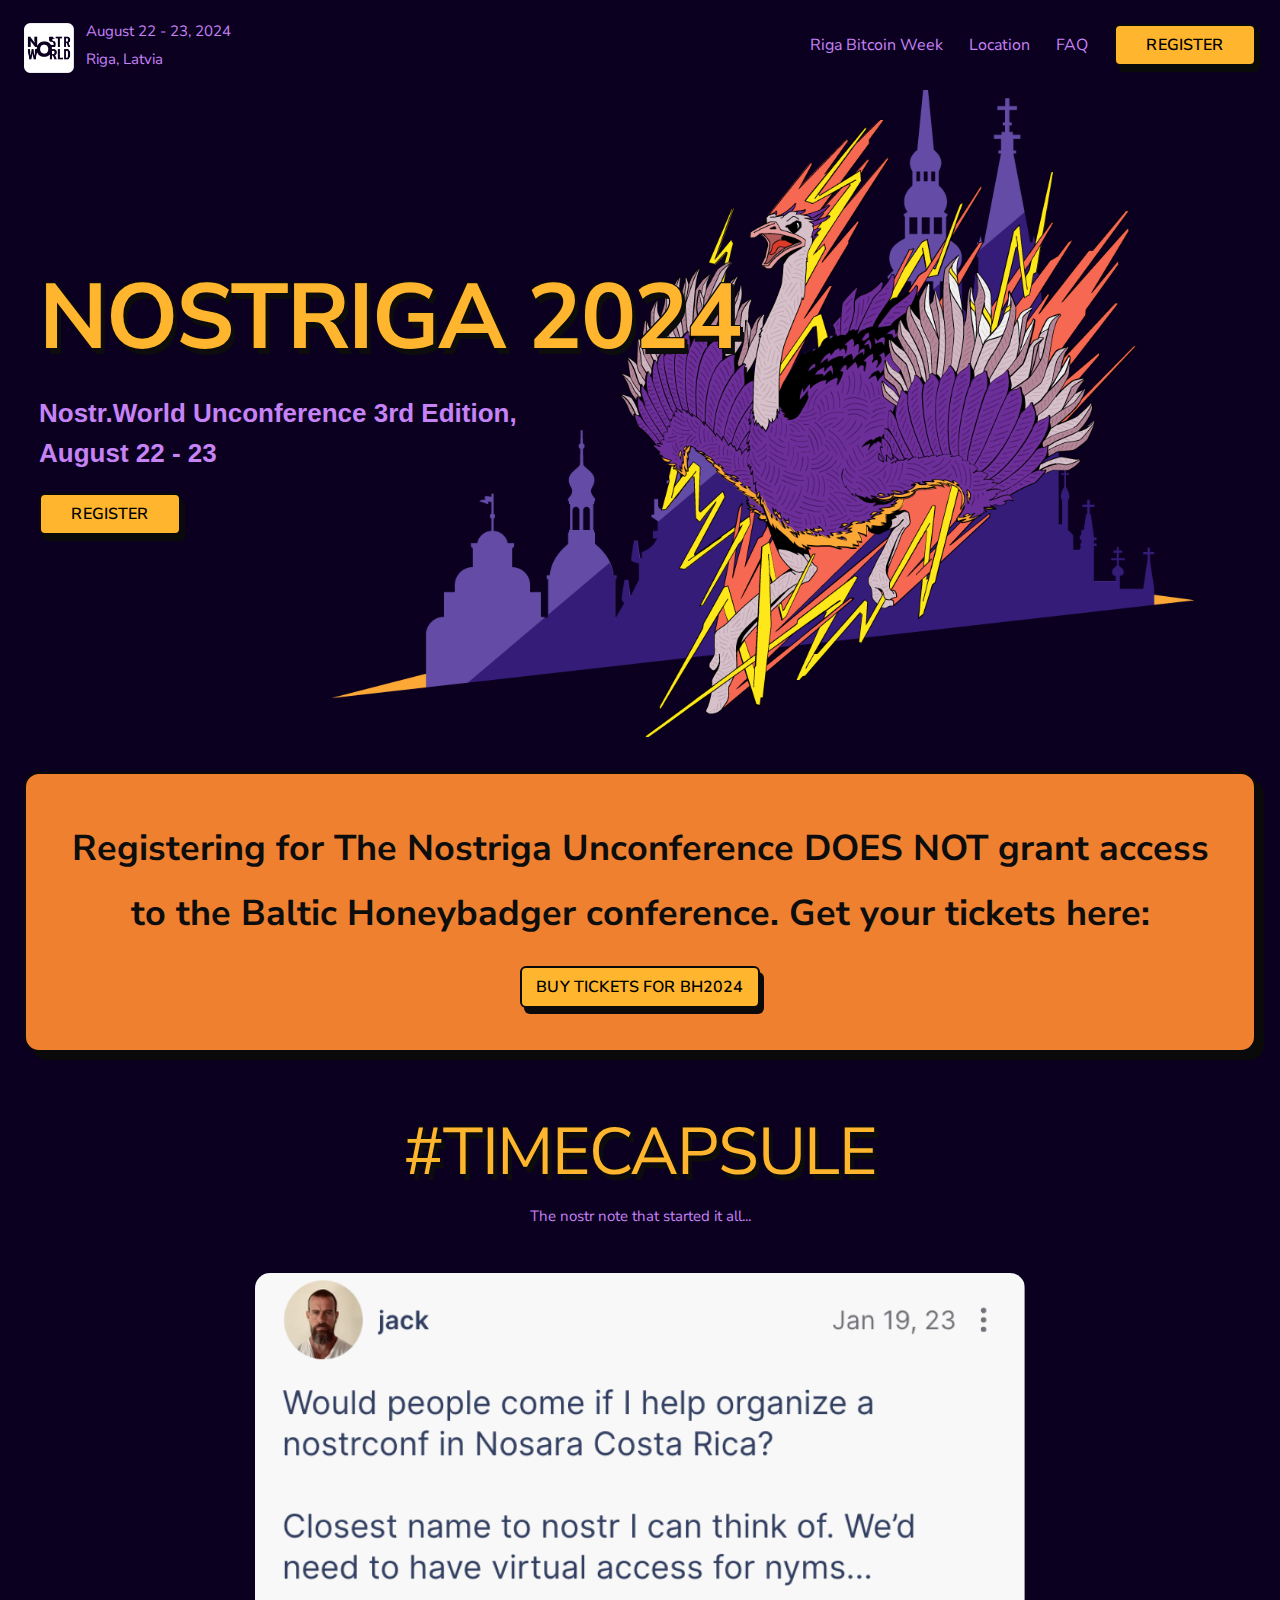
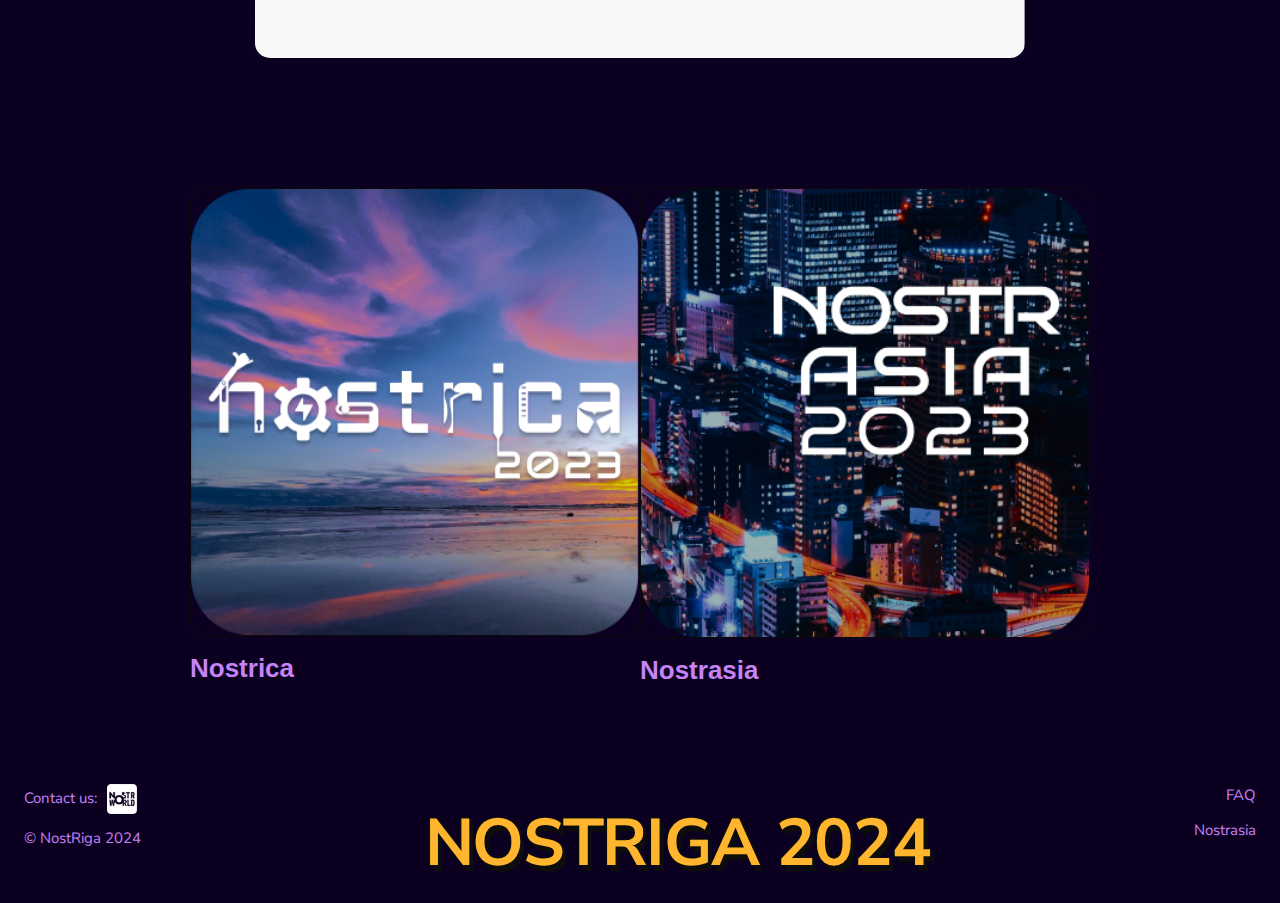
<file: index.html>
<!DOCTYPE html>
<html lang=en-us prefix="og: http://ogp.me/ns#">
  <head>
      <title>Nostr Riga unconference</title>
      <meta charset="utf-8">
      <meta name="viewport" content="width=device-width, initial-scale=1">
      <meta name="Keywords" content="nostr, conference">
      <meta name="Description" content="where nostriches come together">
      <meta property="og:image" content="https://nostr.world/images/nostr-world-social.png">
      <meta property="og:image:type" content="image/png">
      <meta property="og:image:width" content="1280">
      <meta property="og:image:height" content="640">
      <meta property="og:description" content="where nostriches come together">
      <link rel="icon" type="image/x-icon" href="images/nostr-world-logo.png">
      <link rel="stylesheet" href="https://www.w3schools.com/w3css/4/w3.css">
      <link rel="preconnect" href="https://fonts.googleapis.com">
      <link rel="preconnect" href="https://fonts.gstatic.com" crossorigin>
      <link href="https://fonts.googleapis.com/css2?family=Nunito+Sans:opsz,wght@6..12,300;6..12,400;6..12,500;6..12,600;6..12,700;6..12,800&display=swap" rel="stylesheet">
      <link rel="stylesheet" href="https://cdnjs.cloudflare.com/ajax/libs/font-awesome/4.7.0/css/font-awesome.min.css">
      <link rel="stylesheet" type="text/css" href="css/pages.css" />
  </head>

  <body>
    <header>
        <div class="nav stickyNav">
            <div class="nav__container page-container">
                <div class="nav__left">
                    <a class="nav__logo" alt="Main page" href="">
                        <img src="images/nostr-world-logo.png" alt="nostr-world-logo">
                    </a>

                    <div class="nav__date">
                        August 22 - 23, 2024 <br> Riga, Latvia
                    </div>
                </div>

                <div class="header__menu menu nav__right">
                <div class="hamburger">
                    <div class="bar"></div>
                    <div class="bar"></div>
                    <div class="bar"></div>
                </div>

                <nav id="menu" class="menu__body">
                    <ul class="menu__list">
                        <!-- <li class="nav__item">
                            <a class="nav__link nav__link_button" alt="Agenda" href="">
                                Agenda
                            </a>
                        </li> -->

                        <li class="nav__item">
                            <a class="nav__link nav__link_button" alt="Riga Bitcoin Week" target=”_blank” href="https://baltichoneybadger.com/riga-bitcoin-week">
                                Riga Bitcoin Week
                            </a>
                        </li>

                        <li class="nav__item">
                            <a class="nav__link nav__link_button" 
                            alt="Location" target=”_blank” href="https://www.google.com/maps/place/Fantadroms,+konferen%C4%8Du+centrs/@56.9762591,24.166797,17z/data=!4m6!3m5!1s0x46eecf12e16ab101:0x4c193e2725cbb3d0!8m2!3d56.9762558!4d24.1658132!16s%2Fg%2F11j23qc5ps?authuser=0&entry=tts">
                                Location
                            </a>
                        </li>

                        <li class="nav__item">
                            <a class="nav__link nav__link_button" alt="faq" href="faq/index.html">
                            FAQ
                            </a>
                        </li>

                        <button class="buttonContained-header">
                            <a alt="Register" href="https://tally.so/r/wbdMlL">
                                Register
                            </a>
                        </button>
                    </ul>
                </nav>
                </div>
            </div>
        </div>
    </header>
    <main>
        <!-- Main Page (pre-conference) -->
        <div class="page page-container">
            <div class="header">
                <div class="header__heading">
                    <h2 class="header__title" title="NostRiga 2024">
                        NostRiga 2024
                    </h2>
                    <h1 class="header__subtitle">
                        Nostr.World Unconference 3rd Edition, August 22 - 23
                    </h1>

                    <div class="header__actions">
                        <button class="buttonContained">
                            <a alt="Register" href="https://tally.so/r/wbdMlL">
                                Register
                            </a>
                        </button>
                    </div>
                </div>

                <img class="header__image" src="images/Nosriga.png" alt="Nostriga 2024"/>

                
            </div>          

            <div class="noAccess">
                <p class="noAccess__text">
                    Registering for The Nostriga Unconference DOES NOT grant access to the Baltic Honeybadger conference. Get your tickets here:
                </p>
                <button class="noAccess__buttonContained">
                    <a alt="Register" target=”_blank” href="https://baltichoneybadger.com/buy-tickets"> Buy Tickets for BH2024</a>
                </button>
            </div>

            <div class="bitcoin-week__container">
                <h1 class="nostr-week__title" title="Nostriga 2024">
                    #timecapsule
                </h1>
                <p class="nostr-week__subtitle">
                    The nostr note that started it all...
                </p>

                <div class="note-container">
                    <div class="ar4x2">
                        <img src="images/nostr-history-nostrica-1.png" 
                        class="jacks-note" alt="jack's note" width="500" height="250">
                    </div>
                </div>
            </div>

            <section class="time__capsule">
                <div class="time__capsule__blocks">
                    <a  class="time__capsule__blocks__block link-color" 
                    href="capsules/capsule1.html"> 
                        <img src="images/nostrica.png" 
                        alt="Bitcoin-only Conference" 
                        class="time__capsule__blocks__block__img grow">
                        <h3 class="plans__blocks__block__title">
                            Nostrica
                        </h3>
                    </a>

                    <a class="time__capsule__blocks__block link-color" 
                    href="capsules/capsule2.html">
                        <img src="images/nostrasia.png" 
                        alt="Top Best Bitcoin Speakers" 
                        class="time__capsule__blocks__block__img grow">
                        <h3 class="plans__blocks__block__title">
                        Nostrasia
                        </h3>
                    </a>
                </div>
            </section>
        </div>
    </main>

    

    <footer class="footer page-container">
        <div class="footer__block">
            <p class="footer__block__item__link">
                <a class="link-color" href="https://primal.net/p/npub1nstrcu63lzpjkz94djajuz2evrgu2psd66cwgc0gz0c0qazezx0q9urg5l" 
                target="_blank" rel="noreferrer" style="display: inline-block;">
                    Contact us:
                    <span class="footer__block__item__link__icon">
                        <img src="images/nostr-world-logo.png" alt="nostr-world-logo">
                    </span>
                </a>
            </p>

            <p class="footer__block__item">
                © NostRiga 2024
            </p>
        </div>

        <div class="footer__block">
            <h2 class="footer__block__title" title="NostRiga 2024">
                NostRiga 2024
            </h2>
        </div>

        <div class="footer__block footer__block__right">
            <p class="footer__block__item__link">
                <a class="link-color" alt="FAQ" href="faq/index.html">
                    FAQ
                </a>
            </p>

            <p class="footer__block__item__link">
                <a class="link-color" alt="FAQ" href="nostrasia/index.html">
                    Nostrasia
                </a>
            </p>
        </div>
    </footer>
  </body>

<script>
    const navEl = document.querySelector('.menu__body');
    const hamburgerEl = document.querySelector('.hamburger');

    hamburgerEl.addEventListener("click", () => {
        navEl.classList.toggle('menu__body--open');
        hamburgerEl.classList.toggle('hamburger--open')
    })

</script>
</file>
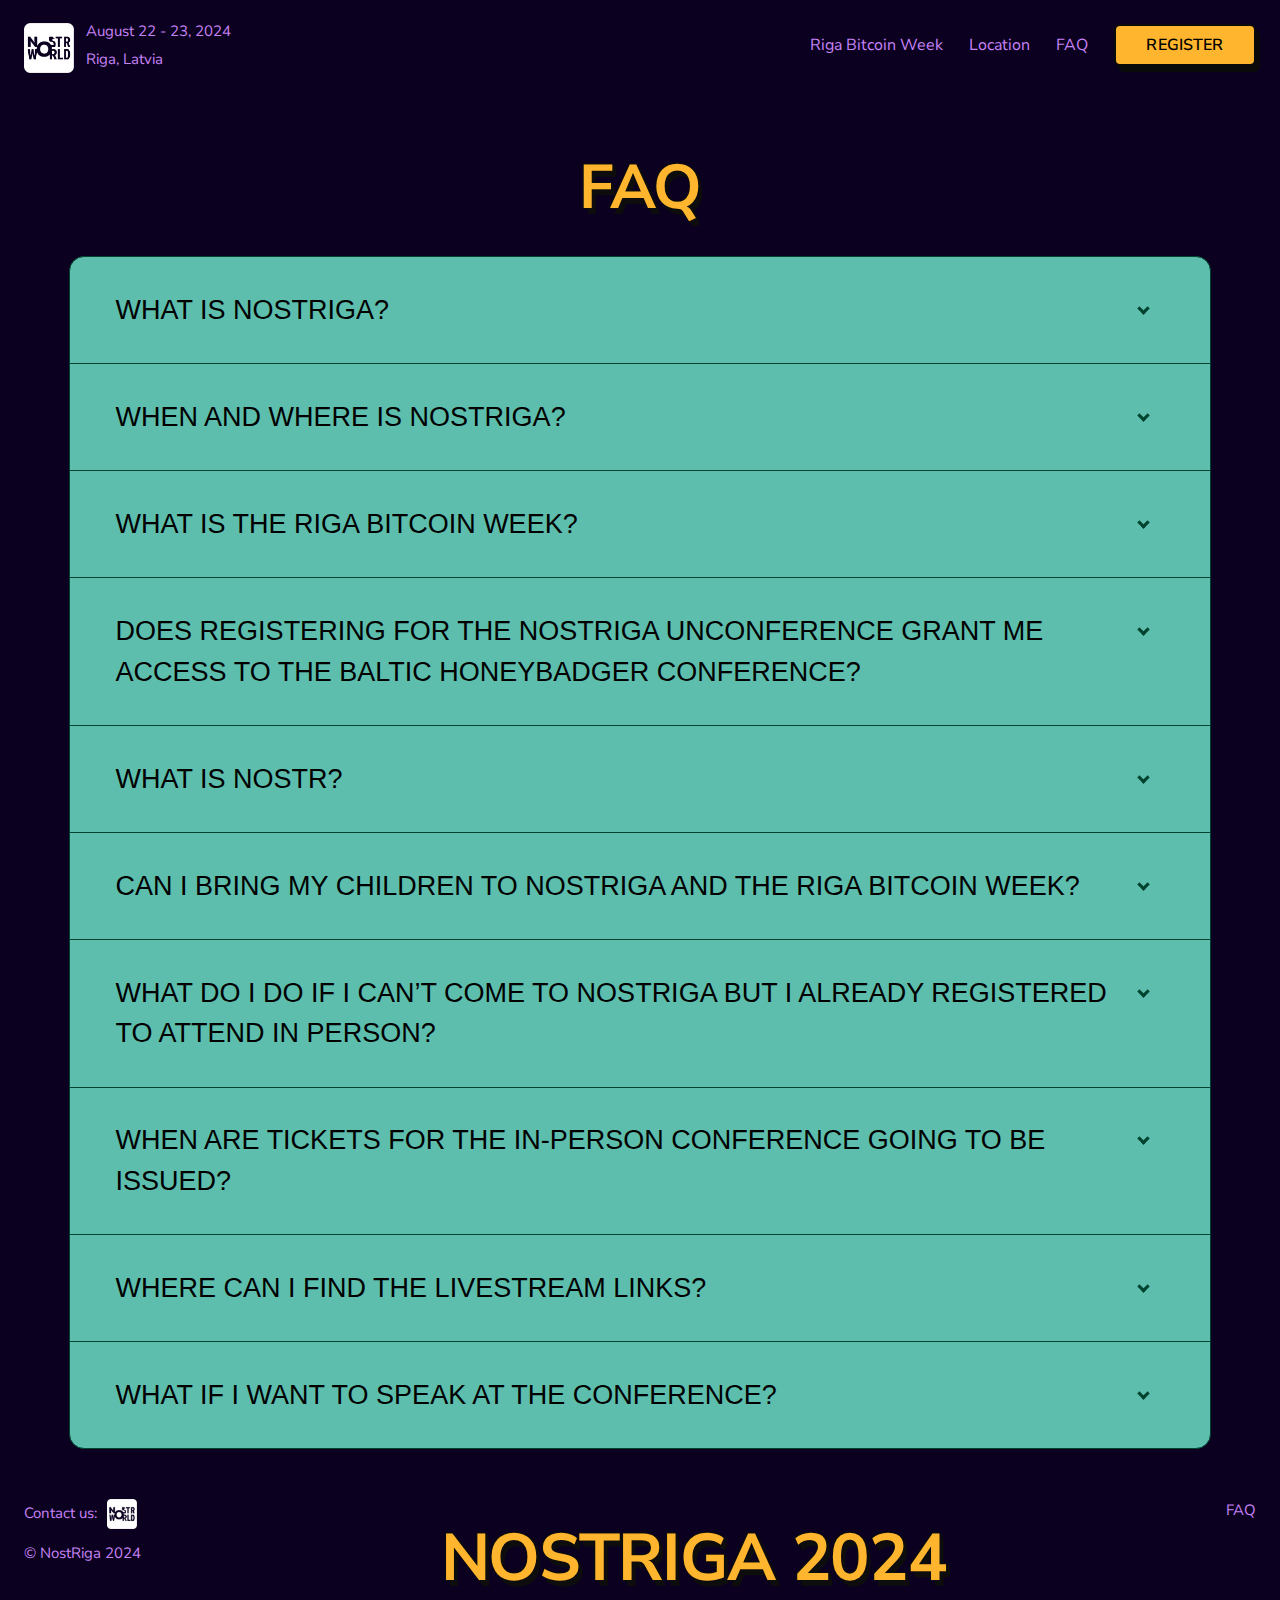
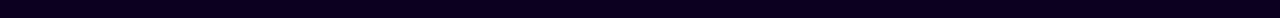
<file: faq/index.html>
<!DOCTYPE html>
<html lang=en-us prefix="og: http://ogp.me/ns#">
  <head>
      <title>Nostr Riga unconference</title>
      <meta charset="utf-8">
      <meta name="viewport" content="width=device-width, initial-scale=1">
      <meta name="Keywords" content="nostr, conference">
      <meta name="Description" content="where nostriches come together">
      <meta property="og:image" content="https://nostr.world/images/nostr-world-social.png">
      <meta property="og:image:type" content="image/png">
      <meta property="og:image:width" content="1280">
      <meta property="og:image:height" content="640">
      <meta property="og:description" content="where nostriches come together">
      <link rel="icon" type="image/x-icon" href="../images/nostr-world-logo.png">
      <link rel="stylesheet" href="https://www.w3schools.com/w3css/4/w3.css">
      <link rel="preconnect" href="https://fonts.googleapis.com">
      <link rel="preconnect" href="https://fonts.gstatic.com" crossorigin>
      <link href="https://fonts.googleapis.com/css2?family=Nunito+Sans:opsz,wght@6..12,300;6..12,400;6..12,500;6..12,600;6..12,700;6..12,800&display=swap" rel="stylesheet">
      <link rel="stylesheet" href="https://cdnjs.cloudflare.com/ajax/libs/font-awesome/4.7.0/css/font-awesome.min.css">
      <link rel="stylesheet" type="text/css" href="../css/pages.css" />
  </head>

  <body>
    <header>
        <div class="nav stickyNav">
            <div class="nav__container page-container">
                <div class="nav__left">
                    <a class="nav__logo" alt="Main page" href="../index.html">
                        <img src="../images/nostr-world-logo.png" alt="nostr-world-logo">
                    </a>
                <div class="nav__date">
                    August 22 - 23, 2024 <br> Riga, Latvia
                </div>
            </div>
            <div class="header__menu menu nav__right">
                <div class="hamburger">
                    <div class="bar"></div>
                    <div class="bar"></div>
                    <div class="bar"></div>
                </div>

                <nav id="menu" class="menu__body">
                    <ul class="menu__list">
                        <!-- <li class="nav__item">
                            <a class="nav__link nav__link_button" alt="Agenda" href="">Agenda</a>
                        </li> -->

                        <li class="nav__item">
                            <a class="nav__link nav__link_button" alt="Riga Bitcoin Week" target=”_blank” href="https://baltichoneybadger.com/riga-bitcoin-week">
                                Riga Bitcoin Week
                            </a>
                        </li>

                        <li class="nav__item">
                            <a class="nav__link nav__link_button" 
                            alt="Location" target=”_blank” href="https://www.google.com/maps/place/Fantadroms,+konferen%C4%8Du+centrs/@56.9762591,24.166797,17z/data=!4m6!3m5!1s0x46eecf12e16ab101:0x4c193e2725cbb3d0!8m2!3d56.9762558!4d24.1658132!16s%2Fg%2F11j23qc5ps?authuser=0&entry=tts">
                                Location
                            </a>
                        </li>

                        <li class="nav__item">
                            <a class="nav__link nav__link_button" alt="faq" href="">FAQ</a>
                        </li>

                        <button class="buttonContained-header">
                            <a alt="Register" href="https://tally.so/r/wbdMlL">Register</a>
                        </button>
                    </ul>
                </nav>
            </div>
        </div>
        </div>
    </header>   

    <main>
        <div class="page page-container">
            <section class="faq">
                <h1 class="faq__title" title="NostRiga FAQ">
                    FAQ
                </h1>
                <ul class="accordion">
                    <li class="accordion__item">
                        <input type="checkbox" checked>
                        <i class="accordion__arrow"></i>
                        <h2 class="accordion__title">What is Nostriga?</h2>
                        <p class="accordion__content">
                        Nostriga is part of the "nostr.world unconference" series, now in its third edition. It's a cost-free event aimed at gathering nostriches globally to share knowledge, collaborate, and work towards a freely accessible internet.
                    </p>
                    </li>
                    <li class="accordion__item">
                        <input type="checkbox" checked>
                        <i class="accordion__arrow"></i>
                        <h2 class="accordion__title">When and where is Nostriga?</h2>
                        <p class="accordion__content">
                        The event is scheduled for August 22nd and 23rd, coinciding with Riga Bitcoin Week, and will take place in Latvia.
                    </p>
                    </li>
                    <li class="accordion__item">
                        <input type="checkbox" checked>
                        <i class="accordion__arrow"></i>
                        <h2 class="accordion__title">What is the Riga Bitcoin Week?
                    </h2>
                        <p class="accordion__content">
                        It's an annual event during the Baltic Honeybadger conference. The week is packed with Bitcoin and freedom tech events, emphasizing education, sharing new developments, and expanding adoption.
                    </p>
                    </li>
                    <li class="accordion__item">
                        <input type="checkbox" checked>
                        <i class="accordion__arrow"></i>
                        <h2 class="accordion__title">Does registering for the Nostriga Unconference grant me access to the Baltic Honeybadger Conference?
                    </h2>
                        <p class="accordion__content">No, they are distinct events within the same week. Registration for Nostriga does not include access to the Baltic Honeybadger conference, which requires a separate ticket purchase. You can purchase tickets for it 
                        <a class="underline" href="https://baltichoneybadger.com/buy-tickets">here.</a>
                    </p>
                    </li>
                    <li class="accordion__item">
                    <input type="checkbox" checked>
                    <i class="accordion__arrow"></i>
                    <h2 class="accordion__title">
                        What is Nostr?
                    </h2>
                    <p class="accordion__content">Nostr is a straightforward, open protocol designed for censorship-resistant and global web publishing, fostering a value-for-value exchange. More information on Nostr and its usage is available 
                        <a class="underline" href="https://nostr.how/en/what-is-nostr">here.</a>
                    </p>
                    </li>

                    <li class="accordion__item">
                    <input type="checkbox" checked>
                    <i class="accordion__arrow"></i>
                    <h2 class="accordion__title">Can I bring my children to Nostriga and the Riga Bitcoin Week?
                    </h2>
                    <p class="accordion__content">Absolutely, children of all ages are welcome. Nostriga will feature special activities to keep them engaged.
                    </p>
                    </li>

                    <li class="accordion__item">
                    <input type="checkbox" checked>
                    <i class="accordion__arrow"></i>
                    <h2 class="accordion__title">What do I do if I can’t come to Nostriga but I already registered to attend in person?
                    </h2>
                    <p class="accordion__content">If you're unable to attend, please reach out to the nostr.world team through nostr direct messages to cancel your ticket, allowing it to be reassigned.
                    </p>
                    </li>

                    <li class="accordion__item">
                    <input type="checkbox" checked>
                    <i class="accordion__arrow"></i>
                    <h2 class="accordion__title">When are tickets for the in-person conference going to be issued?

                    </h2>
                    <p class="accordion__content">Tickets will be sent out on August 1st, 2024. Expect a direct message on your nostr account with the details.

                    </p>
                    </li>

                    <li class="accordion__item">
                    <input type="checkbox" checked>
                    <i class="accordion__arrow"></i>
                    <h2 class="accordion__title">Where can I find the livestream links?

                    </h2>
                    <p class="accordion__content">Livestream links will be posted on the official website and shared via nostr notes during the event.
                    </p>
                    </li>

                    <li class="accordion__item">
                    <input type="checkbox" checked>
                    <i class="accordion__arrow"></i>
                    <h2 class="accordion__title">What if I want to speak at the conference?

                    </h2>
                    <p class="accordion__content">To express interest in speaking, please contact the organizing team through nostr direct messages via the nostr.world account.

                    </p>
                    </li>
                </ul>    
            </section>
        </div>
    </main>

    <footer class="footer page-container">
        <div class="footer__block">
            <p class="footer__block__item__link">
                <a class="link-color" href="https://primal.net/p/npub1nstrcu63lzpjkz94djajuz2evrgu2psd66cwgc0gz0c0qazezx0q9urg5l" target="_blank" rel="noreferrer" style="display: inline-block;">
                    Contact us:
                    <span class="footer__block__item__link__icon">
                    <img src="../images/nostr-world-logo.png" alt="nostr-world-logo">
                </span></a>
            </p>
            <p class="footer__block__item">© NostRiga 2024</p>
        </div>
        <div class="footer__block">
            <h2 class="footer__block__title" title="NostRiga 2024">NostRiga 2024</h2>
        </div>
        <div class="footer__block footer__block__right">
            <p class="footer__block__item__link">
                <a class="link-color" alt="FAQ" href="">FAQ</a>
            </p>
        </div>
    </footer>
  </body>

<script>
    const navEl = document.querySelector('.menu__body');
    const hamburgerEl = document.querySelector('.hamburger');

    hamburgerEl.addEventListener("click", () => {
        navEl.classList.toggle('menu__body--open');
        hamburgerEl.classList.toggle('hamburger--open')
    })

</script>
</file>
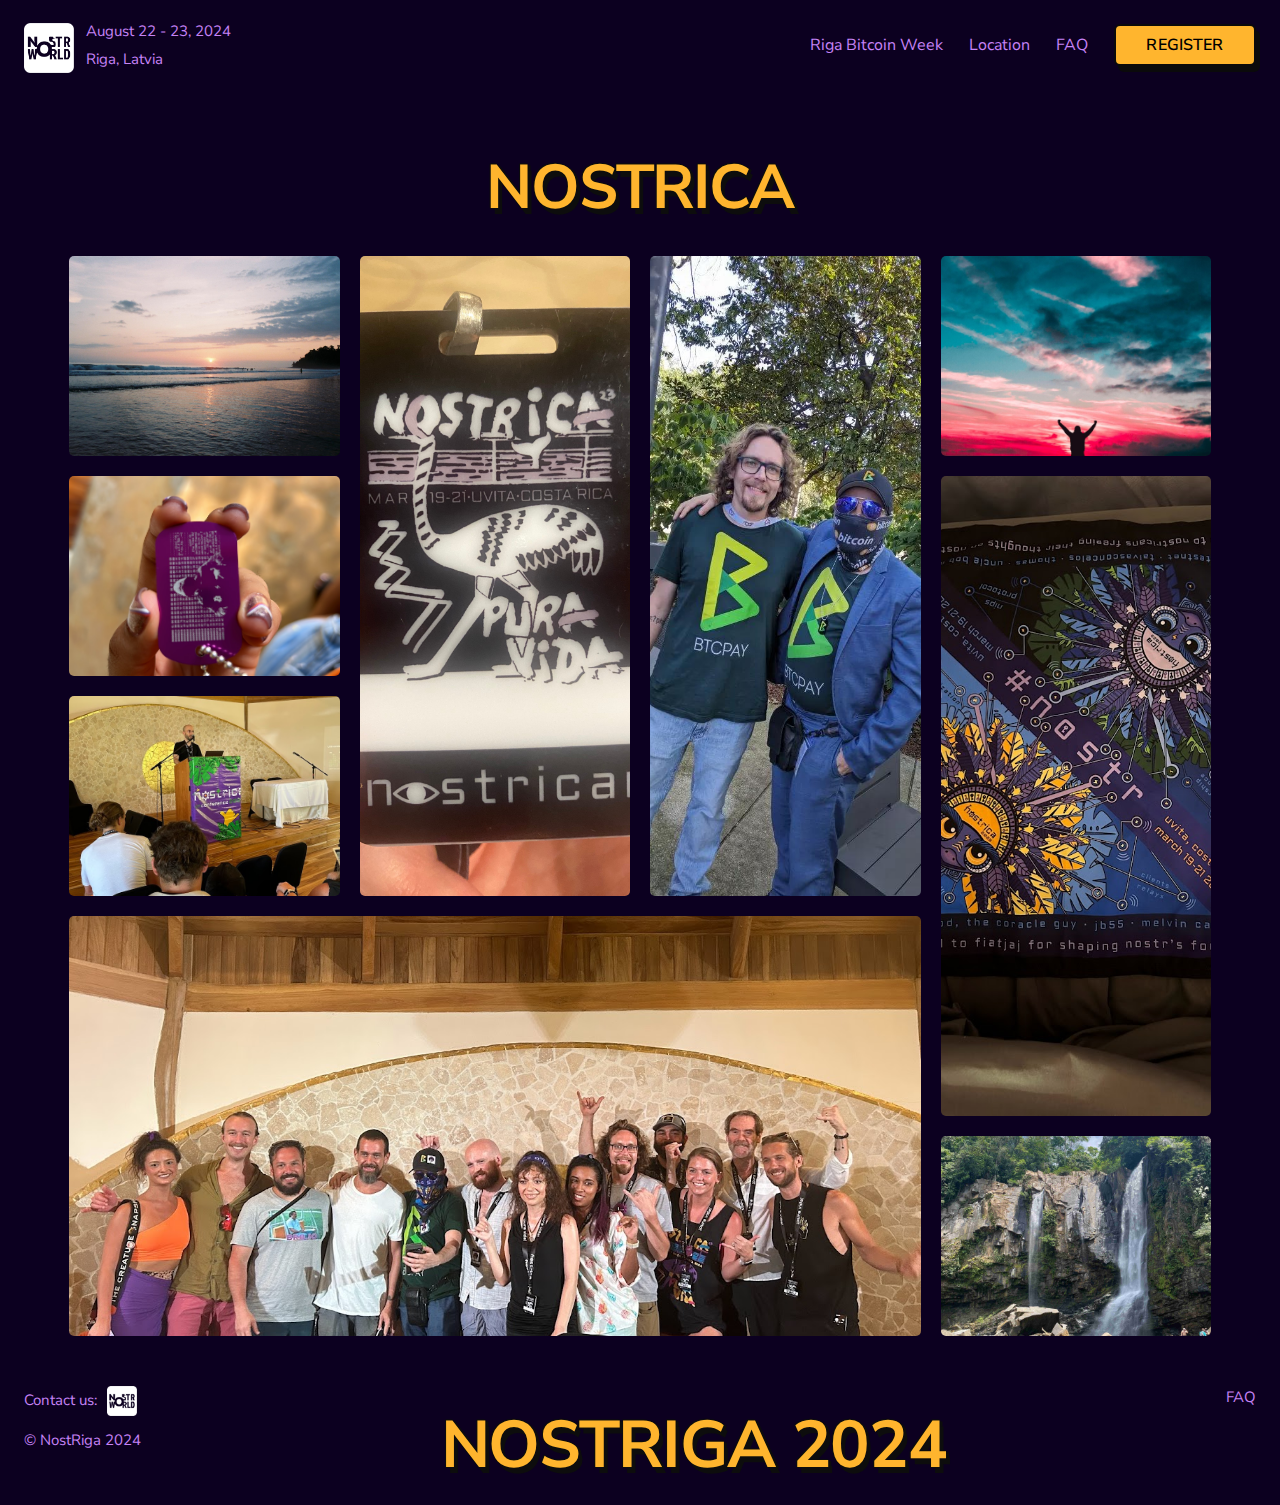
<file: capsules/capsule1.html>
<!DOCTYPE html>
<html lang=en-us prefix="og: http://ogp.me/ns#">
  <head>
      <title>Nostr Riga unconference</title>
      <meta charset="utf-8">
      <meta name="viewport" content="width=device-width, initial-scale=1">
      <meta name="Keywords" content="nostr, conference">
      <meta name="Description" content="where nostriches come together">
      <meta property="og:image" content="https://nostr.world/images/nostr-world-social.png">
      <meta property="og:image:type" content="image/png">
      <meta property="og:image:width" content="1280">
      <meta property="og:image:height" content="640">
      <meta property="og:description" content="where nostriches come together">
      <link rel="icon" type="image/x-icon" href="../images/nostr-world-logo.png">
      <link rel="stylesheet" href="https://www.w3schools.com/w3css/4/w3.css">
      <link rel="preconnect" href="https://fonts.googleapis.com">
      <link rel="preconnect" href="https://fonts.gstatic.com" crossorigin>
      <link href="https://fonts.googleapis.com/css2?family=Nunito+Sans:opsz,wght@6..12,300;6..12,400;6..12,500;6..12,600;6..12,700;6..12,800&display=swap" rel="stylesheet">
      <link rel="stylesheet" href="https://cdnjs.cloudflare.com/ajax/libs/font-awesome/4.7.0/css/font-awesome.min.css">
      <link rel="stylesheet" type="text/css" href="../css/pages.css" />
  </head>

  <body>
    <header>
        <div class="nav stickyNav">
            <div class="nav__container page-container">
                <div class="nav__left">
                    <a class="nav__logo" alt="Main page" href="../index.html">
                        <img src="../images/nostr-world-logo.png" alt="nostr-world-logo">
                    </a>

                    <div class="nav__date">
                        August 22 - 23, 2024 <br> Riga, Latvia
                    </div>
                </div>

                <div class="header__menu menu nav__right">
                <div class="hamburger">
                    <div class="bar"></div>
                    <div class="bar"></div>
                    <div class="bar"></div>
                </div>

                <nav id="menu" class="menu__body">
                    <ul class="menu__list">
                        <!-- <li class="nav__item">
                            <a class="nav__link nav__link_button" alt="Agenda" href="">
                                Agenda
                            </a>
                        </li> -->

                        <li class="nav__item">
                            <a class="nav__link nav__link_button" alt="Riga Bitcoin Week" target=”_blank” href="https://baltichoneybadger.com/riga-bitcoin-week">
                                Riga Bitcoin Week
                            </a>
                        </li>

                        <li class="nav__item">
                            <a class="nav__link nav__link_button" 
                            alt="Location" target=”_blank” href="https://www.google.com/maps/place/Fantadroms,+konferen%C4%8Du+centrs/@56.9762591,24.166797,17z/data=!4m6!3m5!1s0x46eecf12e16ab101:0x4c193e2725cbb3d0!8m2!3d56.9762558!4d24.1658132!16s%2Fg%2F11j23qc5ps?authuser=0&entry=tts">
                                Location
                            </a>
                        </li>

                        <li class="nav__item">
                            <a class="nav__link nav__link_button" alt="faq" href="../faq/index.html">
                            FAQ
                            </a>
                        </li>

                        <button class="buttonContained-header">
                            <a alt="Register" href="https://tally.so/r/wbdMlL">
                                Register
                            </a>
                        </button>
                    </ul>
                </nav>
                </div>
            </div>
        </div>
    </header>

    <main>
        <div class="page page-container">
            <section class="capsuleOne">
                <h1 class="faq__title" title="NostRiga FAQ">
                    Nostrica
                </h1>

                <div class="grid-wrapper">
                    <div>
                        <img src="../assets/images/nostrica/nostrica1.jpg" alt="">
                    </div>

                    <div class="tall">
                        <img src="../assets/images/nostrica/nostrica2.jpg" alt="">
                    </div>

                    <div class="tall">
                        <img src="../assets/images/nostrica/nostrica3.jpg" alt="">
                    </div>

                    <div>
                        <img src="../assets/images/nostrica/nostrica5.jpg" alt="">
                    </div>

                    <div class="wide">
                        <img src="../assets/images/nostrica/nostrica6.jpg" alt="">
                    </div>

                    <div class="">
                        <img src="../assets/images/nostrica/nostrica7.jpg" alt="">
                    </div>

                    <div class="tall">
                        <img src="../assets/images/nostrica/nostrica8.jpg" alt="">
                    </div>

                    <div>
                        <img src="../assets/images/nostrica/nostrica9.jpg" alt="">
                    </div>

                    <div>
                        <img src="../assets/images/nostrica/nostrica4.jpg" alt="">
                    </div>

                    
                </div>
            </section>
        </div>
    </main>

    <footer class="footer page-container">
        <div class="footer__block">
            <p class="footer__block__item__link">
                <a class="link-color" href="https://primal.net/p/npub1nstrcu63lzpjkz94djajuz2evrgu2psd66cwgc0gz0c0qazezx0q9urg5l" target="_blank" rel="noreferrer" style="display: inline-block;">
                    Contact us:
                    <span class="footer__block__item__link__icon">
                    <img src="../images/nostr-world-logo.png" alt="nostr-world-logo">
                </span></a>
            </p>
            <p class="footer__block__item">© NostRiga 2024</p>
        </div>
        
        <div class="footer__block">
            <h2 class="footer__block__title" title="NostRiga 2024">NostRiga 2024</h2>
        </div>
        <div class="footer__block footer__block__right">
            <p class="footer__block__item__link">
                <a class="link-color" alt="FAQ" href="../faq/index.html">FAQ</a>
            </p>
        </div>
    </footer>
  </body>

  <script>
    const navEl = document.querySelector('.menu__body');
    const hamburgerEl = document.querySelector('.hamburger');

    hamburgerEl.addEventListener("click", () => {
        navEl.classList.toggle('menu__body--open');
        hamburgerEl.classList.toggle('hamburger--open')
    })
</script>
</file>
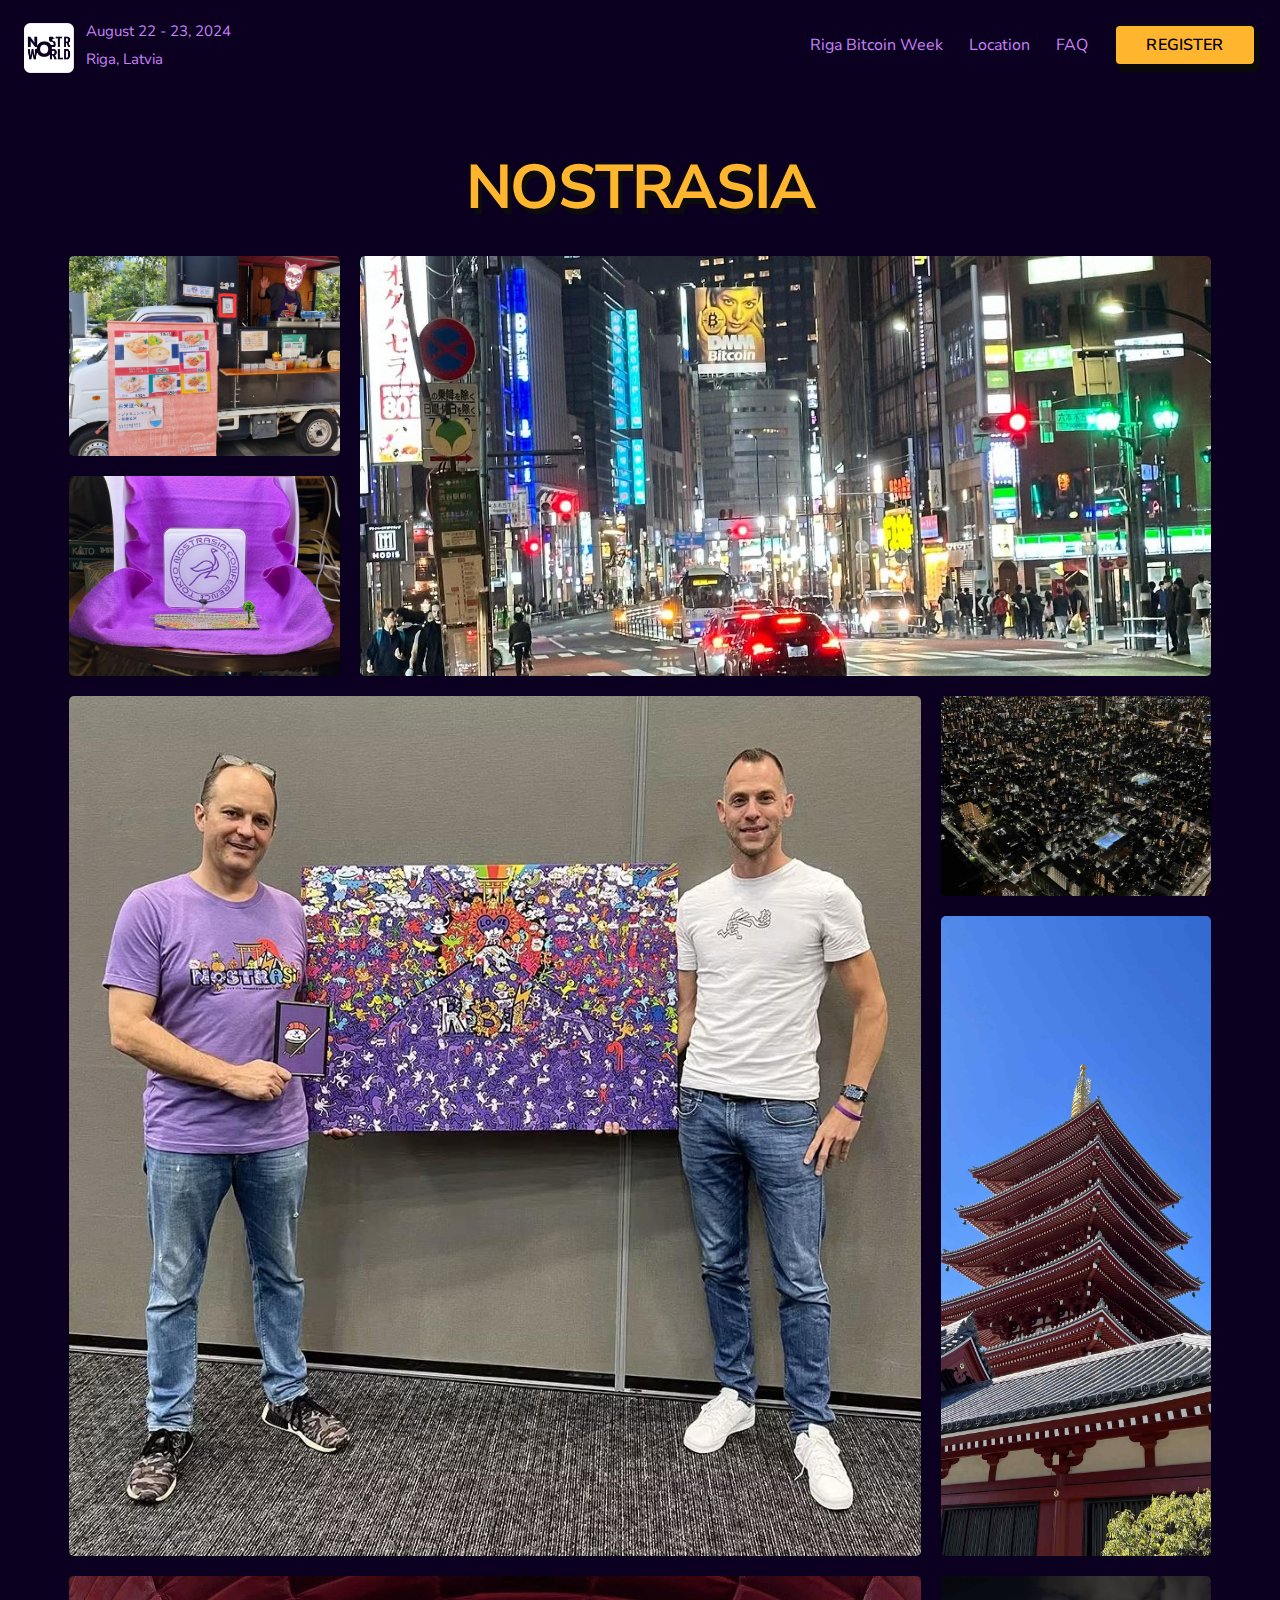
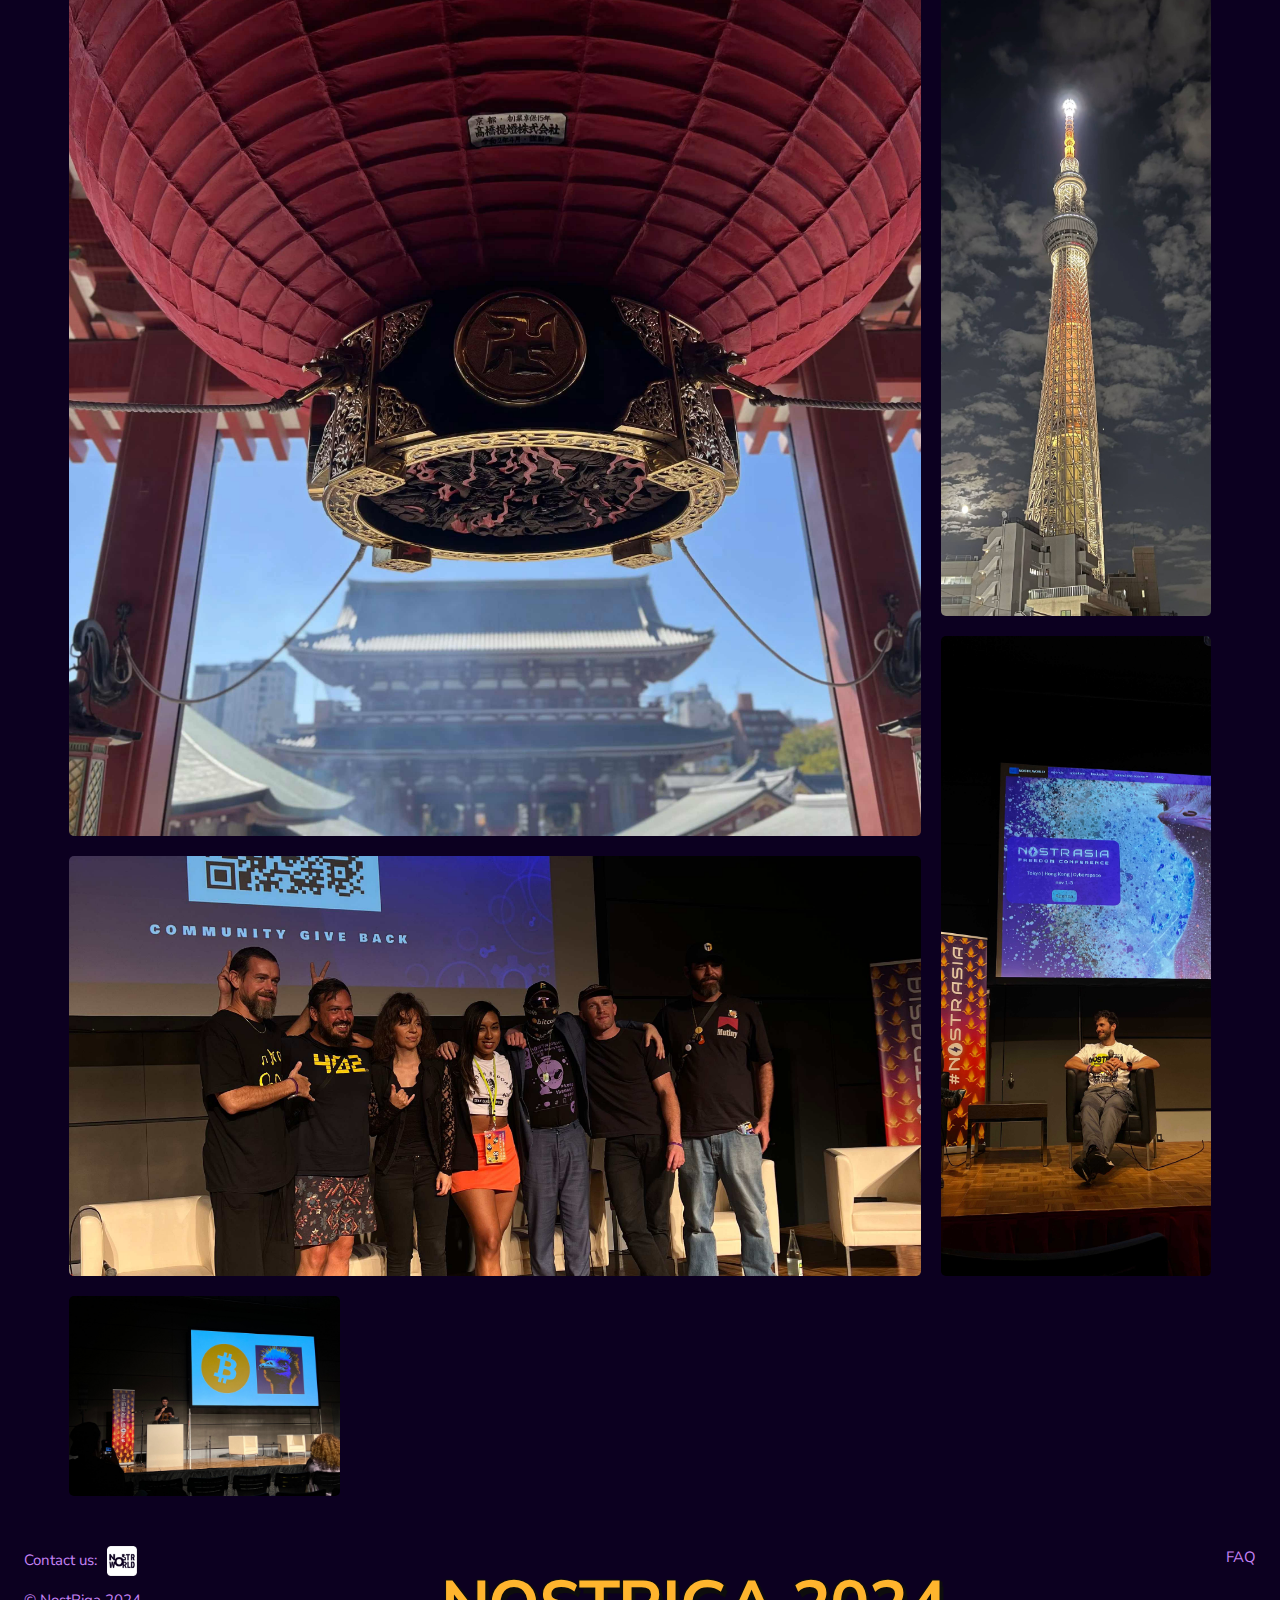
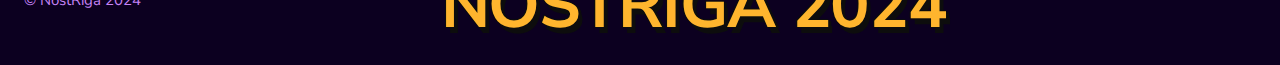
<file: capsules/capsule2.html>
<!DOCTYPE html>
<html lang=en-us prefix="og: http://ogp.me/ns#">
  <head>
      <title>Nostr Riga unconference</title>
      <meta charset="utf-8">
      <meta name="viewport" content="width=device-width, initial-scale=1">
      <meta name="Keywords" content="nostr, conference">
      <meta name="Description" content="where nostriches come together">
      <meta property="og:image" content="https://nostr.world/images/nostr-world-social.png">
      <meta property="og:image:type" content="image/png">
      <meta property="og:image:width" content="1280">
      <meta property="og:image:height" content="640">
      <meta property="og:description" content="where nostriches come together">
      <link rel="icon" type="image/x-icon" href="../images/nostr-world-logo.png">
      <link rel="stylesheet" href="https://www.w3schools.com/w3css/4/w3.css">
      <link rel="preconnect" href="https://fonts.googleapis.com">
      <link rel="preconnect" href="https://fonts.gstatic.com" crossorigin>
      <link href="https://fonts.googleapis.com/css2?family=Nunito+Sans:opsz,wght@6..12,300;6..12,400;6..12,500;6..12,600;6..12,700;6..12,800&display=swap" rel="stylesheet">
      <link rel="stylesheet" href="https://cdnjs.cloudflare.com/ajax/libs/font-awesome/4.7.0/css/font-awesome.min.css">
      <link rel="stylesheet" type="text/css" href="../css/pages.css" />
  </head>

  <body>
    <header>
        <div class="nav stickyNav">
            <div class="nav__container page-container">
                <div class="nav__left">
                    <a class="nav__logo" alt="Main page" href="../index.html">
                        <img src="../images/nostr-world-logo.png" alt="nostr-world-logo">
                    </a>

                    <div class="nav__date">
                        August 22 - 23, 2024 <br> Riga, Latvia
                    </div>
                </div>

                <div class="header__menu menu nav__right">
                <div class="hamburger">
                    <div class="bar"></div>
                    <div class="bar"></div>
                    <div class="bar"></div>
                </div>

                <nav id="menu" class="menu__body">
                    <ul class="menu__list">
                        <!-- <li class="nav__item">
                            <a class="nav__link nav__link_button" alt="Agenda" href="">
                                Agenda
                            </a>
                        </li> -->

                        <li class="nav__item">
                            <a class="nav__link nav__link_button" alt="Riga Bitcoin Week" target=”_blank” href="https://baltichoneybadger.com/riga-bitcoin-week">
                                Riga Bitcoin Week
                            </a>
                        </li>

                        <li class="nav__item">
                            <a class="nav__link nav__link_button" 
                            alt="Location" target=”_blank” href="https://www.google.com/maps/place/Fantadroms,+konferen%C4%8Du+centrs/@56.9762591,24.166797,17z/data=!4m6!3m5!1s0x46eecf12e16ab101:0x4c193e2725cbb3d0!8m2!3d56.9762558!4d24.1658132!16s%2Fg%2F11j23qc5ps?authuser=0&entry=tts">
                                Location
                            </a>
                        </li>

                        <li class="nav__item">
                            <a class="nav__link nav__link_button" alt="faq" href="../faq/index.html">
                            FAQ
                            </a>
                        </li>

                        <button class="buttonContained-header">
                            <a alt="Register" href="https://tally.so/r/wbdMlL">
                                Register
                            </a>
                        </button>
                    </ul>
                </nav>
                </div>
            </div>
        </div>
    </header>

    <main>
        <div class="page page-container">
            <section class="capsuleTwo">
                <h1 class="faq__title" title="NostRiga FAQ">
                    Nostrasia
                </h1>

                <div class="grid-wrapper">
                    <div>
                        <img src="../assets/images/nostrasia/nostrasia1.jpg" alt="">
                    </div>

                    <div class="wide">
                        <img src="../assets/images/nostrasia/nostrasia2.jpg" alt="">
                    </div>

                    <div class="">
                        <img src="../assets/images/nostrasia/nostrasia3.jpg" alt="">
                    </div>

                    <div class="big">
                        <img src="../assets/images/nostrasia/nostrasia4.jpg" alt="">
                    </div>

                    <div>
                        <img src="../assets/images/nostrasia/nostrasia5.jpg" alt="">
                    </div>

                    <div class="tall">
                        <img src="../assets/images/nostrasia/nostrasia6.jpg" alt="">
                    </div>

                    <div class="big">
                        <img src="../assets/images/nostrasia/nostrasia7.jpg" alt="">
                    </div>

                    <div class="tall">
                        <img src="../assets/images/nostrasia/nostrasia8.jpg" alt="">
                    </div>

                    <div class="wide">
                        <img src="../assets/images/nostrasia/nostrasia9.jpg" alt="">
                    </div>

                    <div class="tall">
                        <img src="../assets/images/nostrasia/nostrasia10.jpg" alt="">
                    </div>

                    <div class="">
                        <img src="../assets/images/nostrasia/nostrasia11.jpg" alt="">
                    </div>
                </div>
            </section>
        </div>
    </main>

    <footer class="footer page-container">
        <div class="footer__block">
            <p class="footer__block__item__link">
                <a class="link-color" href="https://primal.net/p/npub1nstrcu63lzpjkz94djajuz2evrgu2psd66cwgc0gz0c0qazezx0q9urg5l" target="_blank" rel="noreferrer" style="display: inline-block;">
                    Contact us:
                    <span class="footer__block__item__link__icon">
                    <img src="../images/nostr-world-logo.png" alt="nostr-world-logo">
                </span></a>
            </p>
            <p class="footer__block__item">© NostRiga 2024</p>
        </div>
        
        <div class="footer__block">
            <h2 class="footer__block__title" title="NostRiga 2024">NostRiga 2024</h2>
        </div>
        <div class="footer__block footer__block__right">
            <p class="footer__block__item__link">
                <a class="link-color" alt="FAQ" href="../faq/index.html">FAQ</a>
            </p>
        </div>
    </footer>
  </body>

<script>
    const navEl = document.querySelector('.menu__body');
    const hamburgerEl = document.querySelector('.hamburger');

    hamburgerEl.addEventListener("click", () => {
        navEl.classList.toggle('menu__body--open');
        hamburgerEl.classList.toggle('hamburger--open')
    })
</script>
</file>
<file: css/pages.css>
#root {
    scroll-behavior: smooth;
    scroll-padding-top: 70px;
}

* {
    margin: 0;
    padding: 0;
}

.link-color {
    color: rgb(198, 131, 246) !important;
}

body {
    font-family: 'Nunito Sans', sans-serif;
    background: rgb(12, 0, 32);
    color: rgb(198, 131, 246);
}
/* header */
.nav {
    max-width: 100%;
    width: 100%;
}

.stickyNav {
    background: rgb(12, 0, 32);
    height: 90px;
    position: -webkit-sticky;
    position: sticky;
    top: 0;
    z-index: 3;
}

.nav__logo > img{
    height: 50px;
    width: 50px;
}

.buttonContained {
    background: #ffb52e;
    border: 2px solid #0b0a0b;
    border-radius: 6px;
    box-shadow: 4px 6px 0 #0b0a0b;
    box-sizing: border-box;
    cursor: pointer;
    font-size: 16px;
    font-weight: 600;
    letter-spacing: .01rem;
    line-height: 24px;
    min-height: 42px;
    min-width: 142px;
    padding: 6px 14px;
    text-align: center;
    text-decoration: none;
    text-transform: uppercase;
    white-space: inherit;
    width: 100%;
    z-index: 1;
}

.buttonContained-header {
    background: #ffb52e;
    border: 2px solid #0b0a0b;
    border-radius: 6px;
    box-shadow: 4px 6px 0 #0b0a0b;
    box-sizing: border-box;
    cursor: pointer;
    font-size: 16px;
    font-weight: 600;
    letter-spacing: .01rem;
    line-height: 24px;
    min-height: 42px;
    min-width: 142px;
    padding: 6px 14px;
    text-align: center;
    text-decoration: none;
    text-transform: uppercase;
    white-space: inherit;
    width: auto;
    z-index: 1;
}

@media screen and (min-width: 640px){
    .buttonContained {
        white-space: inherit;
        width: auto;
    }

    .page-container {
        padding: 0 16px !important;
    }
}

.buttonContained:hover,
.buttonContained:focus,
.buttonContained.active {
    background-color: #EF8030 !important;
}

.nav__container {
    align-items: center;
    display: flex;
    justify-content: space-between;
    box-sizing: border-box;
    max-width: none!important;
    min-height: 90px;
    padding: 0 6px!important;
    width: 100%;
}

.page-container {
    padding: 0 24px !important;
}

@media screen and (min-width: 767px){
    .page-container {
        margin: 0 auto;
        max-width: 1372px;
        padding: 0 15px;
    }
}

.nav__logo__title {
    color: #0b0a0b;
    font-size: 20px;
    font-style: normal;
    font-weight: 700;
    line-height: 32px;
    text-transform: uppercase;
    width: 174px;
}

.nav__logo {
    text-decoration: none;
}

@media (max-width: 1024px){
    .nav__logo__title {
        width: 227px;
    }
}

.nav__left {
    align-items: center;
    align-items: end;
    display: flex;
    flex: 2 1 auto;
    gap: 12px;
}

.nav__right {
    align-items: center;
    display: flex;
    justify-content: space-between;
}

@media (max-width: 1024px){
    .nav__right {
        flex: 0 1 auto;
    }
}

.nav__date {
    color: rgb(198, 131, 246);
    line-height: 28px;
}

.menu__list {
    align-items: center;
    display: flex;
    gap: 26px;
    list-style: none;
}

::-webkit-scrollbar-thumb {
    background-clip: padding-box;
    background-color: #0003;
    border: 4px solid #0000;
    -webkit-border-radius: 7px;
    -webkit-box-shadow: inset -1px -1px 0 #0000000d, inset 1px 1px 0 #0000000d;
    height: 6px;
}

::-webkit-scrollbar {
    background-color: #c683f6;
    height: 18px;
    width: 14px;
}

@media (min-width: 767px){
    .menu__list {
        align-items: center;
        display: flex;
    }
}

.nav__link {
    color: rgb(198, 131, 246);
    font-size: 16px;
    text-align: center;
    text-decoration: none;
}

.nav__link:after {
    background: rgb(198, 131, 246);
    content: "";
    display: block;
    height: 1px;
    transition: width .7s ease,background-color .5s ease;
    width: 0;
}

.nav__link:hover:after {
    background: rgb(198, 131, 246);
    width: 100%;
}

.hamburger {
    display: none;
    cursor: pointer;
}

.hamburger--open .bar:nth-child(1){
    transform: translateY(7px) rotate(45deg);
}

.hamburger--open .bar:nth-child(2){
    opacity: 0;
}

.hamburger--open .bar:nth-child(3){
    transform: translateY(-7px) rotate(-45deg);
}

.bar {
    height: 2px;
    width: 27px;
    background-color: rgb(198, 131, 246);
    margin: 5px 0;
    transition: all 0.3s ease-in-out;
}

.menu__body {
    transition: all 0.3s ease-in-out;
}

.menu__body--open {
    transform: translate(0) !important;
}

@media (max-width: 860px) {
    .menu__body {
        position: fixed;
        top: 90px;
        background-color: rgb(12, 0, 32);
        width: 100%;
        left: 0;
        padding: 10px 0 25px;
        transform: translate(-100%);
    }

    .menu__list {
        flex-direction: column;
        align-items: center;
        row-gap: 20px;
    }

    .nav__link {
        font-size: 14px;
    }

    .hamburger {
        display: block;
    }

    .buttonContained-header {
       background-color: #c683f6; 
    }

    .buttonContained-header:hover,
    .buttonContained-header:focus,
    .buttonContained-header:active {
        background-color: #EF8030;
    }
}


/* hero and page css */
.page {
    height: 100%;
}

@media screen and (max-width: 1400px) and (min-width: 0px){
    .page {
        overflow-x: hidden;
    }
}

@media screen and (max-width: 1200px) and (min-width: 0px){
    .page {
        margin-top: 0;
        overflow-x: hidden;
    }
}

.header {
    align-items: baseline;
    display: flex;
    flex-direction: column;
    height: 780px;
    justify-content: center;
    margin: 0 auto;
    max-width: 1400px;
    position: relative;
}

.header__heading {
    display: flex;
    flex-direction: column;
    justify-content: center;
    margin-bottom: 12px;
    margin-left: 15px;
}

@media screen and (max-width: 768px) {
    .header__heading {
        width: 100%;
        margin-left: auto;
        margin-right: auto;
        order: 1;
    }
}

.header__title {
    color: #ffb52e;
    font-family: 'Nunito Sans', sans-serif;
    font-size: 92px;
    font-weight: 700;
    letter-spacing: -.02em;
    line-height: 110px;
    position: relative;
    text-align: center;
    text-shadow: 4px 6px 0 #0d0d0d, -1px -1px 0 #0d0d0d, 1px 1px #0d0d0d, 3px 1px #0d0d0d, 0 -1px #0d0d0d, -1px 0 #0d0d0d, 0 1px #0d0d0d, 1px 0 #0d0d0d;
    text-transform: uppercase;
    width: -webkit-fit-content;
    width: -moz-fit-content;
    width: fit-content;
}

@media screen and (min-width: 768px) {
    .header__title {
        white-space: nowrap;
    }
}

.header__subtitle {
    color: rgb(198, 131, 246);
    font-size: 26px;
    font-weight: 700;
    line-height: 40px;
    max-width: 500px;
}

.header__image {
    position: absolute;
    width: 70%;
    z-index: -1;
    left: 25%;
}

.header__actions {
    margin-top: 10px;
}

@media screen and (max-width: 640px) {
    .header {
        height: 350px;
    }
}

@media screen and (max-width: 768px) {
    .header {
        height: 388px;
    }
}

@media screen and (max-width: 1200px) {
    .header {
        height: 460px;
    }
}

@media screen and (max-width: 1440px) {
    .header {
        height: 620px;
    }
}

@media screen and (max-width: 768px) {
    .header__image {
        height: 385px;
        width: 100% !important;
        display: flex;
        position: static;
        flex-direction: column;
        order: 0;
        margin-left: auto;
        margin-right: auto;
        object-fit: cover;
    }
}

@media screen and (max-width: 1200px) {
    .header__image {
        height: 460px;
    }
}

@media screen and (max-width: 1440px) {
    .header {
        height: 620px;
    }
}

@media screen and (max-width: 640px) {
    .header__title {
        align-self: flex-start;
        font-size: 36px !important;
        line-height: 48px !important;
        margin: 0 20px;
    }
}

@media screen and (max-width: 768px) {
    .header__title {
        align-self: flex-start;
        font-size: 66px;
        line-height: 76px;
        margin: 0 20px;
    }
}

@media screen and (max-width: 1200px) {
    .header__title {
        font-size: 66px;
        line-height: 76px;
        margin: 0 0 6px;
        text-align: inherit;
    }
}

@media screen and (max-width: 640px) {
    .header__subtitle {
        align-self: flex-start;
        font-size: 20px !important;
        line-height: 32px !important;
        color: rgb(198, 131, 246);
    }
}

@media screen and (max-width: 768px) {
    .header__subtitle {
        align-self: flex-start;
    }
}
 
 .accordion {
    border-radius: 1rem;
    margin: 0;
    padding: 0;
    background: #5DBEAD;
    color: #00432f;
    border: 1px solid #00432f;
 }
 
 .accordion__item {
    position: relative;
    list-style-type: none;
    padding: 2% 4%;
 }
 
 .accordion__item:not(:last-of-type) {
    border-bottom: 1px solid #00432f;
 }
 
 input[type="checkbox"] {
    position: absolute;
    top: 0;
    left: 0;
    width: 100%;
    height: 100%;
    cursor: pointer;
    opacity: 0;
 }
 
 .accordion__title {
    padding-right: 1.5rem;
    font-size: 1.8rem;
    font-weight: 500;
    color: black;
    text-transform: uppercase;
 }

 @media screen and (max-width: 768px) {
    .accordion__title {
        font-size: 1.25rem;
    }
 }
 
 .accordion__arrow {
    position: absolute;
    right: 0;
    margin-top: 26px;
    margin-right: 6%;
 }
 
 .accordion__arrow::before,
 .accordion__arrow::after {
    content: "";
    position: absolute;
    background-color: #00432f;
    width: 3px;
    height: 9px;
    transition: transform 0.25s ease-in-out;
 }
 
 .accordion__arrow::before {
    transform: translateX(-2px) rotate(45deg);
 }
 
 .accordion__arrow::after {
    transform: translateX(2px) rotate(-45deg);
 }
 
 input[type="checkbox"]:checked ~ .accordion__arrow::before {
    transform: translateX(2px) rotate(45deg);
 }
 
 input[type="checkbox"]:checked ~ .accordion__arrow::after {
    transform: translateX(-2px) rotate(-45deg);
 }
 
 .accordion__content {
    position: relative;
    max-height: 200px;
    margin: 0;
    opacity: 1;
    overflow: hidden;
    transition: all 0.35s ease-in-out;
    line-height: 1.6;
    z-index: 2;
    font-weight: 600;
    font-size: 16px;
 }
 
 input[type="checkbox"]:checked ~ .accordion__content {
    max-height: 0;
    opacity: 0;
 }

 .underline {
    text-decoration: underline;
 }

 .faq {
    align-items: center;
    display: flex;
    flex-direction: column;
    margin-top: 50px;
    padding: 0 45px;
    margin-bottom: 50px;
 }

 @media screen and (max-width: 767px) and (min-width: 0px) {
    .faq {
        align-items: center;
        margin-top: 28px;
        padding: 0 16px;
    }
 }

 
 .faq__title {
    color: #ffb52e;
    font-family: 'Nunito Sans', sans-serif;
    font-size: 4.125rem;
    font-weight: 700;
    letter-spacing: -.02em;
    line-height: 76px;
    position: relative;
    text-align: center;
    text-shadow: 4px 6px 0 #0d0d0d, -1px -1px 0 #0d0d0d, 1px 1px #0d0d0d, 3px 1px #0d0d0d, 0 -1px #0d0d0d, -1px 0 #0d0d0d, 0 1px #0d0d0d, 1px 0 #0d0d0d;
    text-transform: uppercase;
    width: -webkit-fit-content;
    width: -moz-fit-content;
    width: fit-content;
    margin-bottom: 2rem;
 }

 @media screen and (max-width: 767px) and (min-width: 0px) {
    .faq__title {
        -webkit-text-stroke: 1px #0a0a0c;
        font-size: 36px;
        line-height: 48px;
        text-align: left;
        text-shadow: 2px 4px 0 #0a0a0c;
    }
 }

footer {
    display: flex;
    gap: 12px;
    justify-content: space-between;
    margin: 76px auto 0;
    padding: 42px 15px;
}

 @media screen and (max-width: 767px) {
    footer {
        margin: 0 auto;
    }
 }

 @media screen and (max-width: 1200px) {
    footer {
        flex-wrap: wrap;
        gap: 12px 60px;
        justify-content: flex-start;
        margin: 42px auto 0;
    }
 }

 .footer__block {
    display: flex;
    flex-direction: column;
    gap: 12px;
}

 @media screen and (max-width: 767px) {
    .footer__block:first-of-type {
        gap: 16px;
        max-width: none;
        order: 3;
        padding-right: 0;
    }
 }

 @media screen and (max-width: 1200px) {
    .footer__block:first-of-type {
        order: 2;
    }
 }

 .footer__block:first-of-type {
    max-width: 224px;
    padding-right: 20px;
}

@media screen and (max-width: 1200px) {
    .footer__block {
        order: 1;
        width: 100%;
    }
}

.footer__block__right {
    align-items: end;
    max-width: 244px;
}

@media screen and (max-width: 767px) {
    .footer__block__right {
        display: flex;
        flex-direction: row;
        gap: 4px;
        margin-bottom: 12px;
        order: 2;
        text-align: left;
        gap: 1rem;
    }
}

@media screen and (max-width: 1200px) {
    .footer__block__right {
        align-items: normal;
        max-width: 244px;
        order: 3;
        text-align: left;
    }
}

.footer__block__title {
    color: #ffb52e;
    font-family: 'Nunito Sans', sans-serif;
    font-size: 66px;
    font-weight: 700;
    letter-spacing: -.02em;
    position: relative;
    text-shadow: 4px 6px 0 #0d0d0d, -1px -1px 0 #0d0d0d, 1px 1px #0d0d0d, 3px 1px #0d0d0d, 0 -1px #0d0d0d, -1px 0 #0d0d0d, 0 1px #0d0d0d, 1px 0 #0d0d0d;
    text-transform: uppercase;
    width: 100%;
    width: -webkit-fit-content;
    width: -moz-fit-content;
    width: fit-content;
}

@media screen and (max-width: 767px) {
    .footer__block__title {
        letter-spacing: 0;
        line-height: 44px;
        margin-bottom: 14px;
    }
}


@media screen and (max-width: 1200px) {
    .footer__block__title {
        font-size: 36px;
        line-height: 48px;
    }
}

.footer__block__item__link__icon {
    display: inline-flex;
    margin-left: 6px;
    vertical-align: middle;
    height: 30px;
    width: 30px;
}

a {
    text-decoration: none;
    color: black;
}

footer {
    a {
        text-decoration: none;
        display: inline-block;
    }

    a:after {
        background: rgb(198, 131, 246);
        content: "";
        display: block;
        height: 1px;
        transition: width .7s ease,background-color .5s ease;
        width: 0;
    }
    
    a:hover:after {
        background: rgb(198, 131, 246);
        width: 100%;
    }
}

@media screen and (max-width: 1200px) {
    .noAccess {
        margin: 58px auto;
        padding: 16px;
    }
}


.noAccess {
    background: #ef8030;
    border: 2px solid #0b0a0b;
    border-radius: 1rem;
    box-shadow: 8px 8px 0 #0b0a0b;
    margin: 62px auto;
    max-width: 1351px;
    padding: 42px 0;
    position: relative;
}

.noAccess__text {
    color: #0d0d0d;
    font-size: 36px;
    font-weight: 700;
    line-height: 65px;
    margin: 0 auto;
    max-width: 1140px;
    text-align: center;
    margin-bottom: 20px;
}

@media screen and (max-width: 768px) {
    .noAccess__text {
        font-size: 16px !important;
        line-height: 20px !important;
        margin-bottom: 20px;
        text-align: center;
        padding-left: 14px;
        padding-right: 14px;
    }
}

@media screen and (max-width: 1200px) {
    .noAccess__text {
        font-size: 26px;
        line-height: 40px;
        margin-bottom: 20px;
    }
}

.noAccess__buttonContained {
    background: #ffb52e;
    border: 2px solid #0b0a0b;
    border-radius: 6px;
    box-shadow: 4px 6px 0 #0b0a0b;
    box-sizing: border-box;
    cursor: pointer;
    font-size: 16px;
    font-weight: 600;
    letter-spacing: .01rem;
    line-height: 24px;
    min-height: 42px;
    min-width: 142px;
    padding: 6px 14px;
    text-align: center;
    text-decoration: none;
    text-transform: uppercase;
    white-space: inherit;
    width: auto;
    z-index: 1;
    display: block;
    margin-left: auto;
    margin-right: auto;
}

.noAccess__buttonContained:hover,
.noAccess__buttonContained:focus,
.noAccess__buttonContained.active {
    background-color: #ffb52e;
}

@media screen and (min-width: 640px){
    .noAccess__buttonContained {
        white-space: inherit;
        width: auto;
        display: block;
        margin-left: auto;
        margin-right: auto;
    }
}

.nostr-week__container {
    align-items: center;
    display: flex;
    flex-direction: column;
    margin: 40px auto 35px;
    text-align: center;
}

@media screen and (max-width: 640px) {
    .nostr-week__container {
        margin-bottom: 58px;
        margin-top: -18px;
    }
}

.nostr-week__title {
    color: #ffb52e;
    font-family: 'Nunito Sans', sans-serif;
    font-size: 66px;
    font-style: normal;
    font-weight: 400;
    letter-spacing: -.02em;
    line-height: 76px;
    position: relative;
    text-shadow: 4px 6px 0 #0d0d0d, -1px -1px 0 #0d0d0d, 1px 1px #0d0d0d, 3px 1px #0d0d0d, 0 -1px #0d0d0d, -1px 0 #0d0d0d, 0 1px #0d0d0d, 1px 0 #0d0d0d;
    text-transform: uppercase;
    width: -webkit-fit-content;
    width: -moz-fit-content;
    width: fit-content;
    display: block;
    margin-left: auto;
    margin-right: auto;
    margin-bottom: 1rem;
}

@media screen and (max-width: 640px) {
    .nostr-week__title {
        font-size: 36px;
        letter-spacing: -.035em;
        line-height: 48px;
        margin-top: 22px;
        text-align: left;
    }
}

.nostr-week__subtitle {
    text-align: center;
    font-family: 500;
    margin-bottom: 2rem;
}

.time__capsule {
    margin: 0 auto;
    max-width: 1440px;
    padding: 40px 0;
    margin-bottom: 50px;
}

@media screen and (max-width: 768px) {
    .time__capsule {
        padding: 0 0 24px;
    }
}

.time__capsule__blocks {
    display: flex;
    gap: 50Ffootpx;
    justify-content: center;
}

@media screen and (max-width: 768px) {
    .time__capsule__blocks {
        flex-direction: column;
    }
}

.time__capsule__blocks__block {
    max-width: 450px;
    width: 100%;
    overflow: hidden;
}

@media screen and (max-width: 768px) {
    .time__capsule__blocks__block {
        width: 100%;
    }
}

.time__capsule__blocks__block__img {
    border: 1px solid #0b0a0b;
    width: 100%;
    border-radius: 1rem;
    max-width: 500px;
    overflow: hidden;
}

@media screen and (max-width: 768px) {
    .time__capsule__blocks__block__img {
        height: 360px;
    }
}

.plans__blocks__block__title {
    font-size: 26px;
    font-weight: 700;
    line-height: 40px;
    margin: 12px 0 4px;
}

.grow { 
    transition: all .3s ease-in-out; 
}

.grow:hover { 
    transform: scale(1.01); 
}

.jacks-note {
    width: 100%;
    height: 100%;
    object-fit: cover;
    object-position: center;
    border-radius: 1rem;
}

.ar4x2 {
    aspect-ratio: 4/2;
}

.note-container {
    max-width: 800px;
    margin: 0 auto;
    padding: 1rem;
    border-radius: 1rem;
    margin-bottom: 5rem;
}

.capsuleOne,
.capsuleTwo {
    align-items: center;
    display: flex;
    flex-direction: column;
    margin-top: 10vh;
    padding: 0 45px;
    margin-top: 50px;
}

.grid-wrapper {
    margin-bottom: 50px;
}

.grid-wrapper > div {
	display: flex;
	justify-content: center;
	align-items: center;
}
.grid-wrapper > div > img {
	width: 100%;
	height: 100%;
	object-fit: cover;
	border-radius: 5px;
}

.grid-wrapper {
	display: grid;
	grid-gap: 20px;
	grid-template-columns: repeat(auto-fit, minmax(250px, 1fr));
	grid-auto-rows: 200px;
	grid-auto-flow: dense;
}



@media screen and (min-width: 768px) { 
    .grid-wrapper .wide {
        grid-column: span 3;
        grid-row: span 2;
    }
    .grid-wrapper .tall {
        grid-row: span 3;
    }
    .grid-wrapper .big {
        grid-column: span 3;
        grid-row: span 4;
    }
}
</file>
